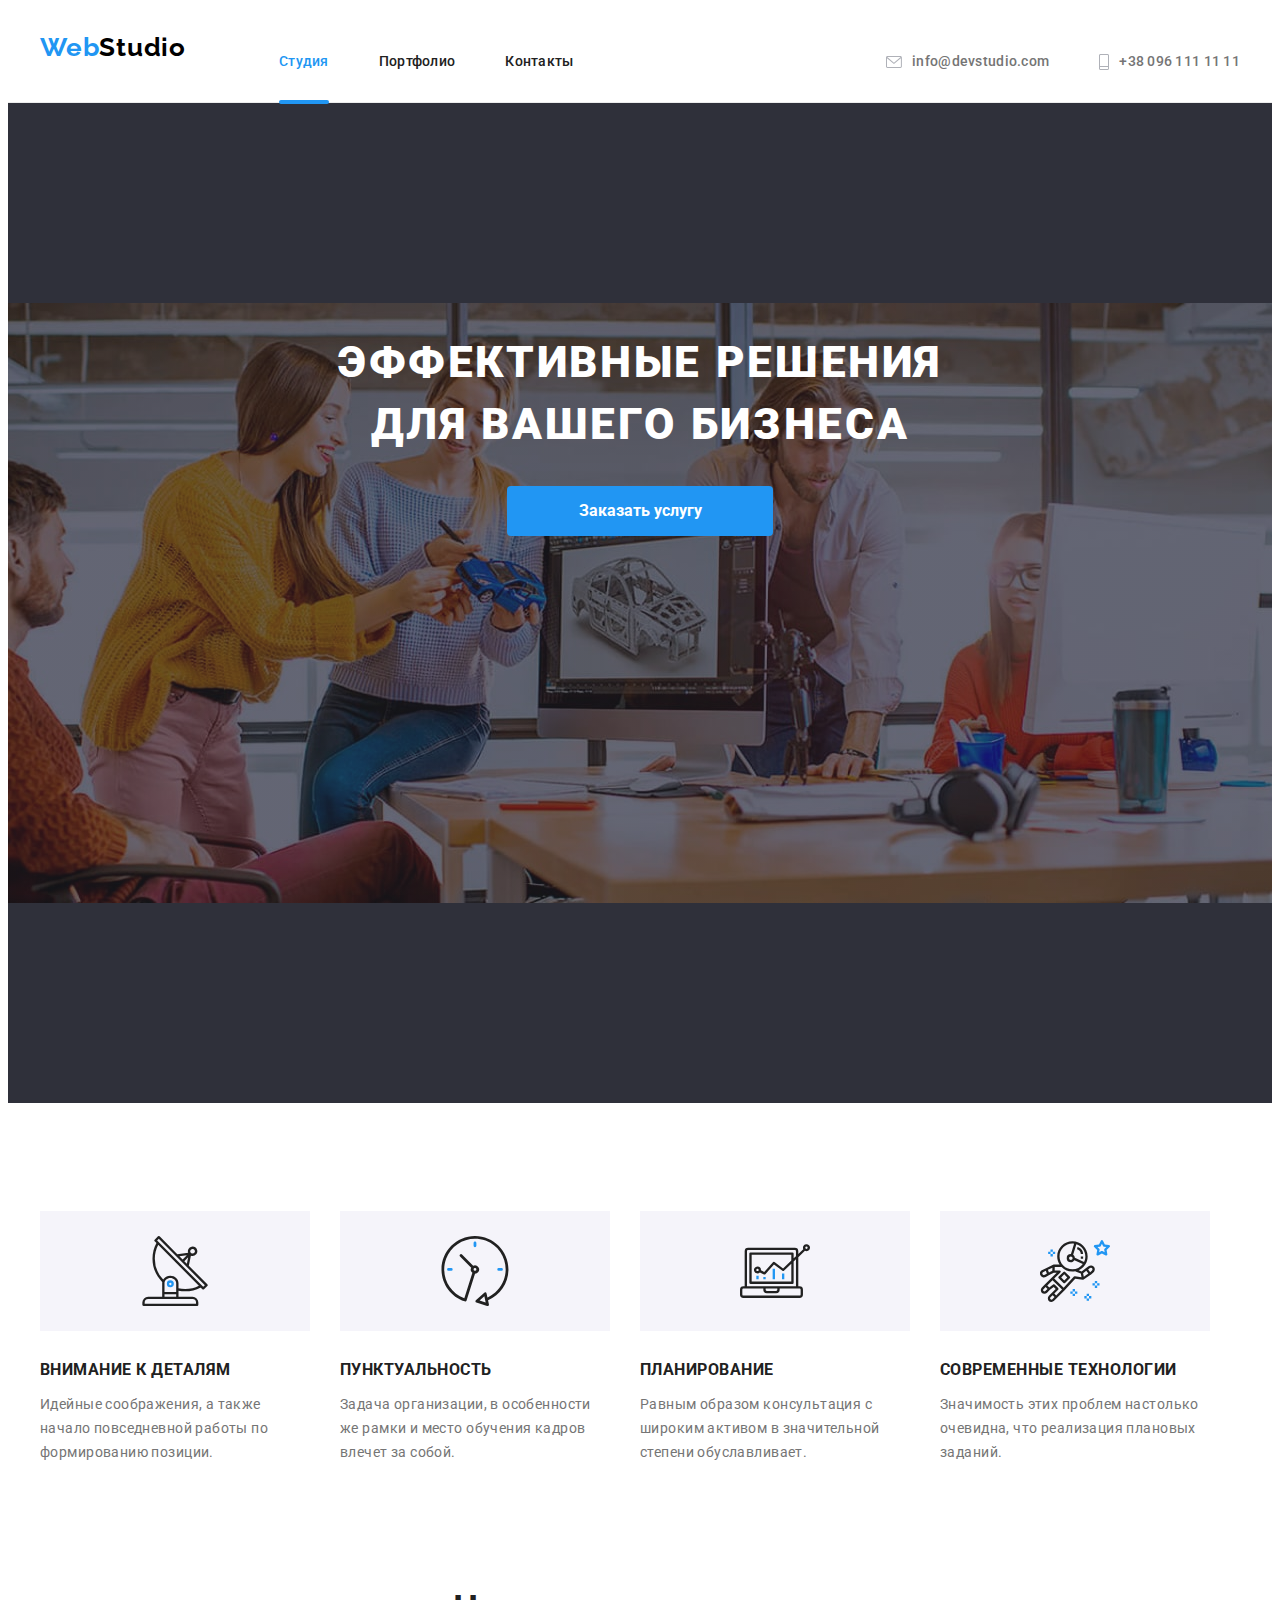
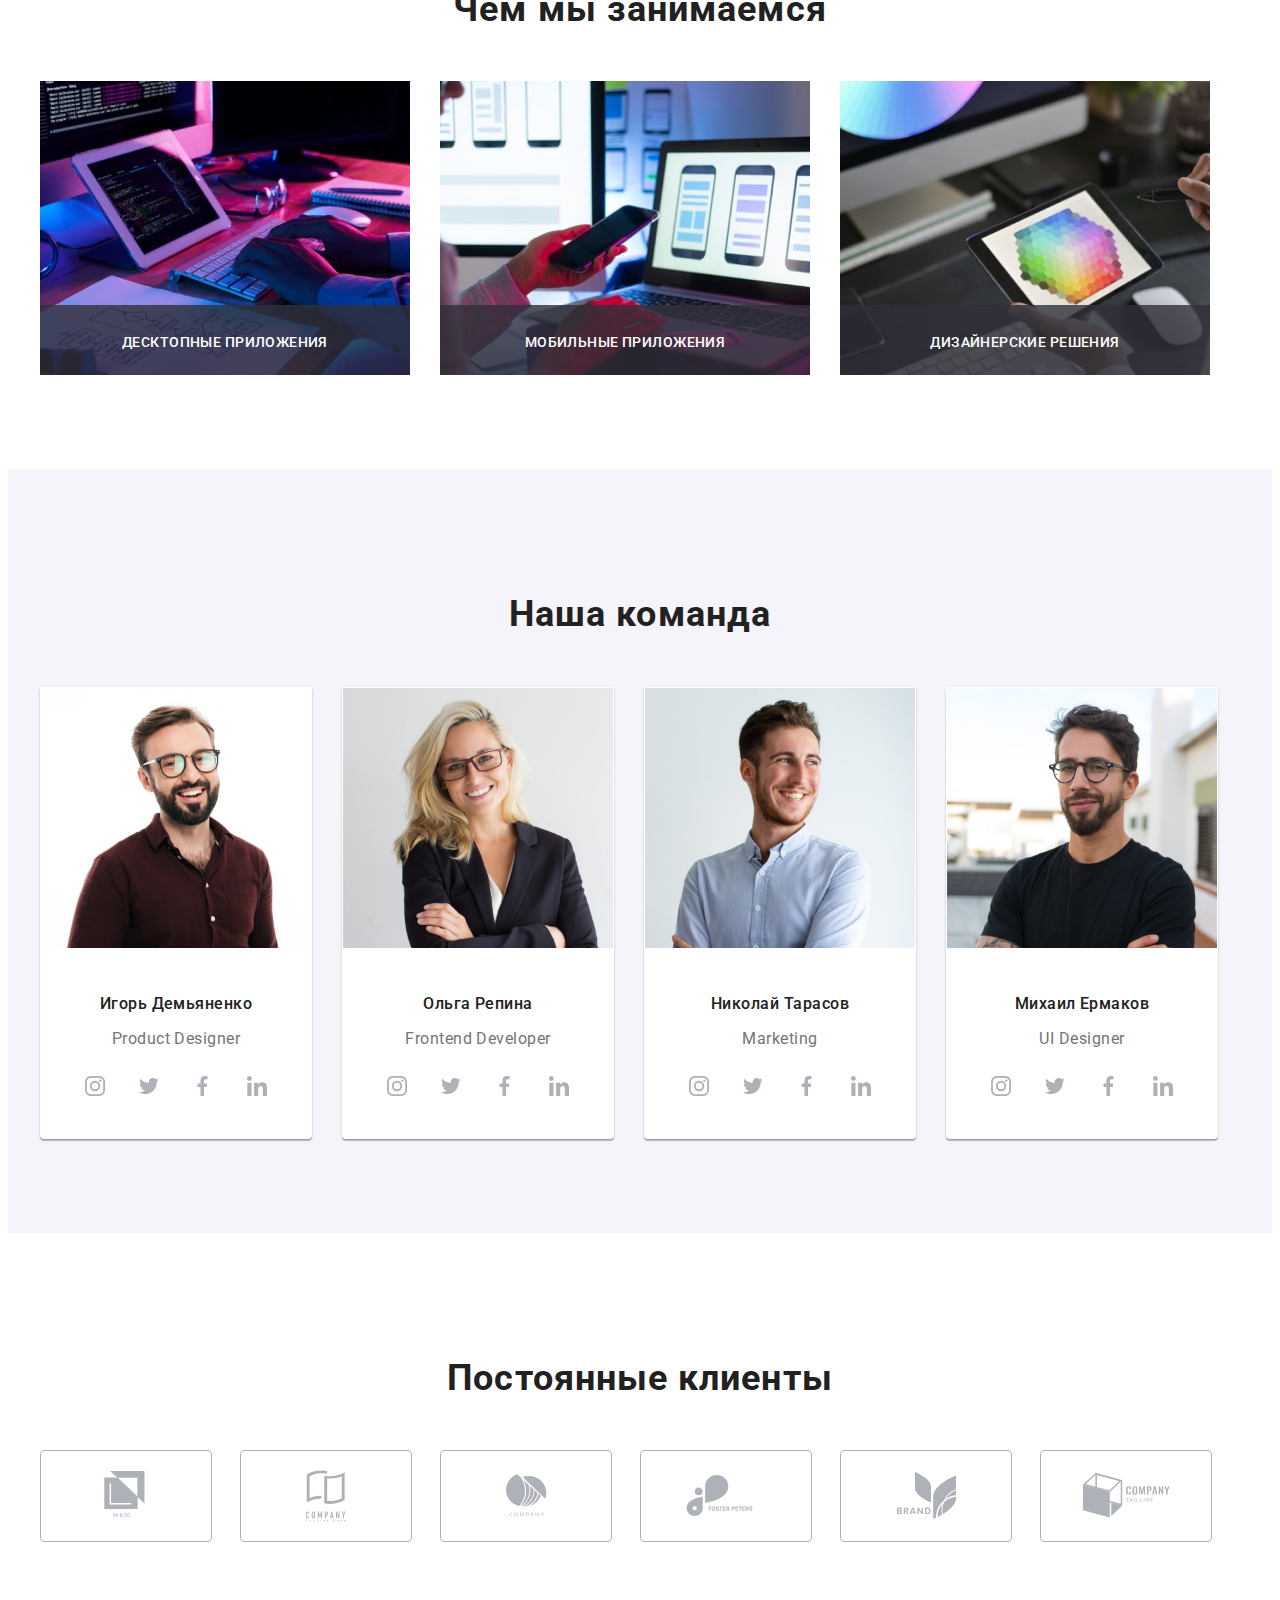
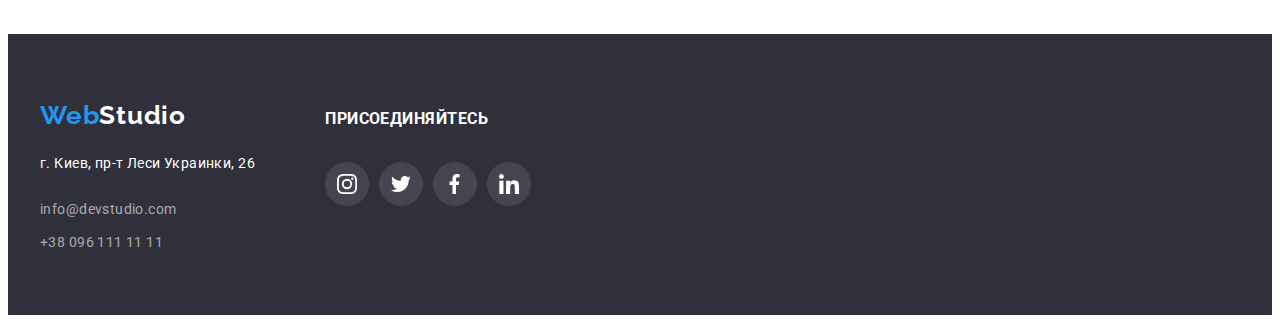
<file: index.html>
<!DOCTYPE html>
<html lang="ru">
<head>
    <link rel="stylesheet" href="https://cdnjs.cloudflare.com/ajax/libs/modern-normalize/1.0.0/modern-normalize.min.css"
        integrity="sha512-ISS7cAi1PEhQ8jnbJpJZMd29NlhNj4AWYyLOSp2CE/CsHxTCu+r+t0D2yoJudVrd0/8fTVPUVDzY5Tvli75u/g=="
        crossorigin="anonymous" />
    <meta charset="UTF-8">
    <meta name="viewport" content="width=device-width, initial-scale=1.0">
    <link rel="preconnect" href="https://fonts.gstatic.com">
    <title>WesStudio</title>
    <link href="https://fonts.googleapis.com/css2?family=Raleway:wght@700&family=Roboto:wght@400;500;700;900&display=swap" rel="stylesheet">
    <link rel="stylesheet" href="./css/styles.css">       
</head>
<body>
    <!--Шапка сайта-->
    <header class="header">
     <div class="container">
            <nav>
                <a href="#" class="logo"><span class="logo-web">Web</span>Studio</a>
            
                <ul class="site-nav list">
                    <li><a href="#" class="current">Студия</a></li>
                    <li><a href="./portfolio.html">Портфолио</a></li>
                    <li><a href="#">Контакты</a></li>
                </ul>
            </nav>
            
            <ul class="contacts list">
                <li>
                    <a href="mailto:info@devstudio.com">info@devstudio.com 
                        <svg class="icon" width="16" height="12">
                            <use href="./images/sprite.svg#icon-envelope"></use>
                        </svg>
                    </a>
                </li>
                <li>
                    <a href="tel:+380961111111">+38 096 111 11 11 
                        <svg  class="icon" width="10" height="16">
                            <use href="./images/sprite.svg#icon-phone"></use>
                        </svg>
                    </a>
                </li>
            </ul>
     </div>
    </header>
<main>
       <!--Герой-->
       <section class="hero">
           <div class="container">
           <h1 class="hero-title">Эффективные решения для вашего бизнеса</h1>
           <a href="#" class="button" data-modal-open>Заказать услугу</a>
           </div>
       </section>

   <!--Особенности-->
   <section class="features">
       <div class="container">
       <!-- <h2 class="section-title">Особенности</h2> -->

       <ul class="features-list list">
           <li>
               <div class="icon">
                   <svg width="70" height="70">
                   <use href="./images/sprite.svg#icon-antenna"></use>
                </svg>
                </div>
               <h3 class="title">Внимание к деталям</h3>
               <p>Идейные соображения, а также начало повседневной работы по формированию позиции.</p>
           </li>

           <li>
            <div class="icon">
                <svg width="70" height="70">
                    <use href="./images/sprite.svg#icon-clock"></use>
                </svg>
            </div>
               <h3 class="title">Пунктуальность</h3>
               <p>Задача организации, в особенности же рамки и место обучения кадров влечет за собой.</p>
           </li>

           <li>
            <div class="icon">
                <svg width="70" height="70">
                    <use href="./images/sprite.svg#icon-diagram"></use>
                </svg>
            </div>
               <h3 class="title">Планирование</h3>
               <p>Равным образом консультация с широким активом в значительной степени обуславливает.</p>
           </li>

           <li>
            <div class="icon">
                <svg width="70" height="70">
                    <use href="./images/sprite.svg#icon-astronaut"></use>
                </svg>
            </div>
               <h3 class="title">Современные технологии</h3>
               <p>Значимость этих проблем настолько очевидна, что реализация плановых заданий.</p>
           </li>
       </ul>
       </div>
   </section>

   <!--Чем занимаемся-->
   <section class="our-work">
        <div class="container">
            <h2 class="section-title">Чем мы занимаемся</h2>
            
            <ul class="list">
                <li>
                    <div class="our-work-card">
                        <img src="./images/box1.jpg" alt="Верстка" width="370">
                        <p>Десктопные приложения</p>
                    </div>
                </li>
                
                <li>
                    <div class="our-work-card">
                        <img src="./images/box2.jpg" alt="Тестирование" width="370">
                        <p>Мобильные приложения</p>
                    </div>
                </li>

                
                <li>
                    <div class="our-work-card">
                        <img src="./images/box3.jpg" alt="Дизайн" width="370">
                        <p>Дизайнерские решения</p>
                    </div>
                </li>
            </ul>


        </div>
   </section>

   <!--Команда-->
   <section class="our-team">
       <div class="container">
           <h2 class="section-title">Наша команда</h2>
           <ul class="list">

               <li class="cards">
                   <img src="./images/Демьяненко.jpg" alt="Игорь Демьяненко" width="270">
                   <div class="cards-title">
                    <h3 class="names">Игорь Демьяненко</h3>
                    <p class="professions">Product Designer</p>
                    <ul class="icons-networks list">
                        <li class="networks-list">
                            <a href="#" class="networks-link" aria-label="инстаграм">
                                <svg width="20" height="20">
                                    <use href="./images/sprite.svg#icon-instagram"></use>
                                </svg>
                            </a>
                        </li>

                        <li class="networks-list"> 
                            <a href="#" class="networks-link" aria-label="твиттер">
                                <svg width="20" height="20">
                                    <use href="./images/sprite.svg#icon-twitter"></use>
                                </svg>
                            </a>
                        </li>

                        <li class="networks-list">
                            <a href="#" class="networks-link" aria-label="фэйсбук">
                            <svg width="20" height="20">
                                <use href="./images/sprite.svg#icon-facebook"></use>
                            </svg>
                            </a> 
                        </li>

                        <li class="networks-list"> <a href="#" class="networks-link" aria-label="линкедин">
                            <svg width="20" height="20">
                                <use href="./images/sprite.svg#icon-linkedin"></use>
                            </svg>
                            </a>
                        </li>
                    </ul>
                </div>
            </li>

            <li class="cards">
                <img src="./images/Репина.jpg" alt="Ольга Репина" width="270">
                <div class="cards-title">
                    <h3 class="names">Ольга Репина</h3>
                    <p class="professions">Frontend Developer</p>
                    <ul class="icons-networks list">
                        <li class="networks-list">
                            <a href="#" class="networks-link" aria-label="инстаграм">
                                <svg width="20" height="20">
                                    <use href="./images/sprite.svg#icon-instagram"></use>
                                </svg>
                            </a>
                        </li>

                        <li class="networks-list">
                            <a href="#" class="networks-link" aria-label="твиттер">
                                <svg width="20" height="20">
                                    <use href="./images/sprite.svg#icon-twitter"></use>
                                </svg>
                            </a>
                        </li>

                        <li class="networks-list"> <a href="#" class="networks-link" aria-label="фэйсбук">
                                <svg width="20" height="20">
                                    <use href="./images/sprite.svg#icon-facebook"></use>
                                </svg>
                            </a>
                        </li>

                        <li class="networks-list"> <a href="#" class="networks-link" aria-label="линкедин">
                                <svg width="20" height="20">
                                    <use href="./images/sprite.svg#icon-linkedin"></use>
                                </svg>
                            </a>
                        </li>
                    </ul>
                    
                </div>
            </li>

            <li class="cards">
                <img src="./images/Тарасов.jpg" alt="Николай Тарасов" width="270">
                <div class="cards-title">
                    <h3 class="names">Николай Тарасов</h3>
                    <p class="professions">Marketing</p>
                    <ul class="icons-networks list">
                        <li class="networks-list"> <a href="#" class="networks-link" aria-label="инстаграм">
                                <svg width="20" height="20">
                                    <use href="./images/sprite.svg#icon-instagram"></use>
                                </svg>
                            </a>
                        </li>

                        <li class="networks-list">
                            <a href="#" class="networks-link" aria-label="твиттер">
                                <svg width="20" height="20">
                                    <use href="./images/sprite.svg#icon-twitter"></use>
                                </svg>
                            </a>
                        </li>

                        <li class="networks-list"> <a href="#" class="networks-link" aria-label="фэйсбук">
                                <svg width="20" height="20"
                                ><use href="./images/sprite.svg#icon-facebook"></use>
                            </svg>
                            </a>
                        </li>

                        <li class="networks-list"> <a href="#" class="networks-link" aria-label="линкедин">
                                <svg width="20" height="20">
                                    <use href="./images/sprite.svg#icon-linkedin"></use>
                                </svg>
                            </a>
                        </li>
                    </ul>
                </div>
            </li>

            <li class="cards">
                <img src="./images/Ермаков.jpg" alt="Михаил Ермаков" width="270">
                <div class="cards-title">
                    <h3 class="names">Михаил Ермаков</h3>
                    <p class="professions">UI Designer</p>
                    <ul class="icons-networks list">
                        <li class="networks-list"> <a href="#" class="networks-link" aria-label="инстаграм">
                                <svg width="20" height="20">
                                    <use href="./images/sprite.svg#icon-instagram"></use>
                                </svg>
                            </a>
                        </li>

                        <li class="networks-list">
                            <a href="#" class="networks-link" aria-label="твиттер">
                                <svg width="20" height="20">
                                    <use href="./images/sprite.svg#icon-twitter"></use>
                                </svg>
                            </a>
                        </li>

                        <li class="networks-list"> <a href="#" class="networks-link" aria-label="фэйсбук">
                                <svg width="20" height="20">
                                    <use href="./images/sprite.svg#icon-facebook"></use>
                                </svg>
                            </a>
                        </li>

                        <li class="networks-list"> <a href="#" class="networks-link" aria-label="линкедин">
                                <svg width="20" height="20">
                                    <use href="./images/sprite.svg#icon-linkedin"></use>
                                </svg>
                            </a>
                        </li>
                    </ul>
                </div>
            </li>
        </ul>
    </div>
   </section>

   <!-- Наши клиенты -->

   <section class="our-clients">
       <div class="container">
           <h2 class="section-title">Постоянные клиенты</h2>
           <ul class="clients list">
               <li class="clients-list">
                   <a href="#" class="clients-link"> 
                       <svg width="45" height="49">
                           <use href="./images/sprite.svg#icon-Client1"></use>
                        </svg>
                    </a>
                </li>

               <li class="clients-list">
                   <a href="#" class="clients-link"> 
                       <svg width="40" height="52">
                           <use href="./images/sprite.svg#icon-Client2"></use>
                        </svg>
                </a>
            </li>
               <li class="clients-list">
                   <a href="#" class="clients-link">
                       <svg width="41" height="43">
                           <use href="./images/sprite.svg#icon-Client3"></use>
                        </svg>
                    </a>
                </li>

               <li class="clients-list">
                   <a href="#" class="clients-link">
                       <svg width="80" height="42">
                           <use href="./images/sprite.svg#icon-Client4"></use>
                        </svg>
                    </a>
                </li>

               <li class="clients-list">
                   <a href="#" class="clients-link">
                       <svg width="59" height="47">
                           <use href="./images/sprite.svg#icon-Client5"></use>
                        </svg>
                    </a>
                </li>

               <li class="clients-list">
                   <a href="#" class="clients-link">
                       <svg width="89" height="45">
                           <use href="./images/sprite.svg#icon-Client6"></use>
                        </svg>
                    </a>
                </li>
           </ul>
       </div>
   </section>
</main>

<!--Футер-->
<footer class="footer">
    <div class="container">

        <div class="footer-left">
            <a href="#" class="logo"><span class="logo-web">Web</span><span class="logo-studio">Studio</span></a>
        
            <address>г. Киев, пр-т Леси Украинки, 26</address>
        
            <ul class="contacts list">
                <li><a href="mailto:info@devstudio.com">info@devstudio.com</a></li>
                <li><a href="tel:+380961111111">+38 096 111 11 11</a></li>
            </ul>
        </div>
        
        <div class="footer-right">
            <h3 class="title">Присоединяйтесь</h3>
            <ul class="icons-networks list">
                <li class="networks-list">
                    <a href="#" class="networks-link footer-link-bgc">
                        <svg width="20" height="20">
                            <use href="./images/sprite.svg#icon-instagram"></use>
                        </svg>
                    </a>
                </li>
        
                <li class="networks-list">
                    <a href="#" class="networks-link footer-link-bgc">
                        <svg width="20" height="20">
                            <use href="./images/sprite.svg#icon-twitter"></use>
                        </svg>
                    </a>
                </li>
        
                <li class="networks-list">
                    <a href="#" class="networks-link footer-link-bgc">
                        <svg width="20" height="20">
                            <use href="./images/sprite.svg#icon-facebook"></use>
                        </svg>
                    </a>
                </li>
        
                <li class="networks-list">
                    <a href="#" class="networks-link footer-link-bgc">
                        <svg width="20" height="20">
                            <use href="./images/sprite.svg#icon-linkedin"></use>
                        </svg>
                    </a>
                </li>
            </ul>
        
        </div>

    </div>
</footer>

<div class="backdrop is-hidden" data-modal>
    <div class="modal" data-modal-close><svg width="30" height="30"><use href="./images/sprite.svg#icon-close"></use></svg></div>
</div>

<script src="./js/modal.js"></script>
</body>
</html>
</file>
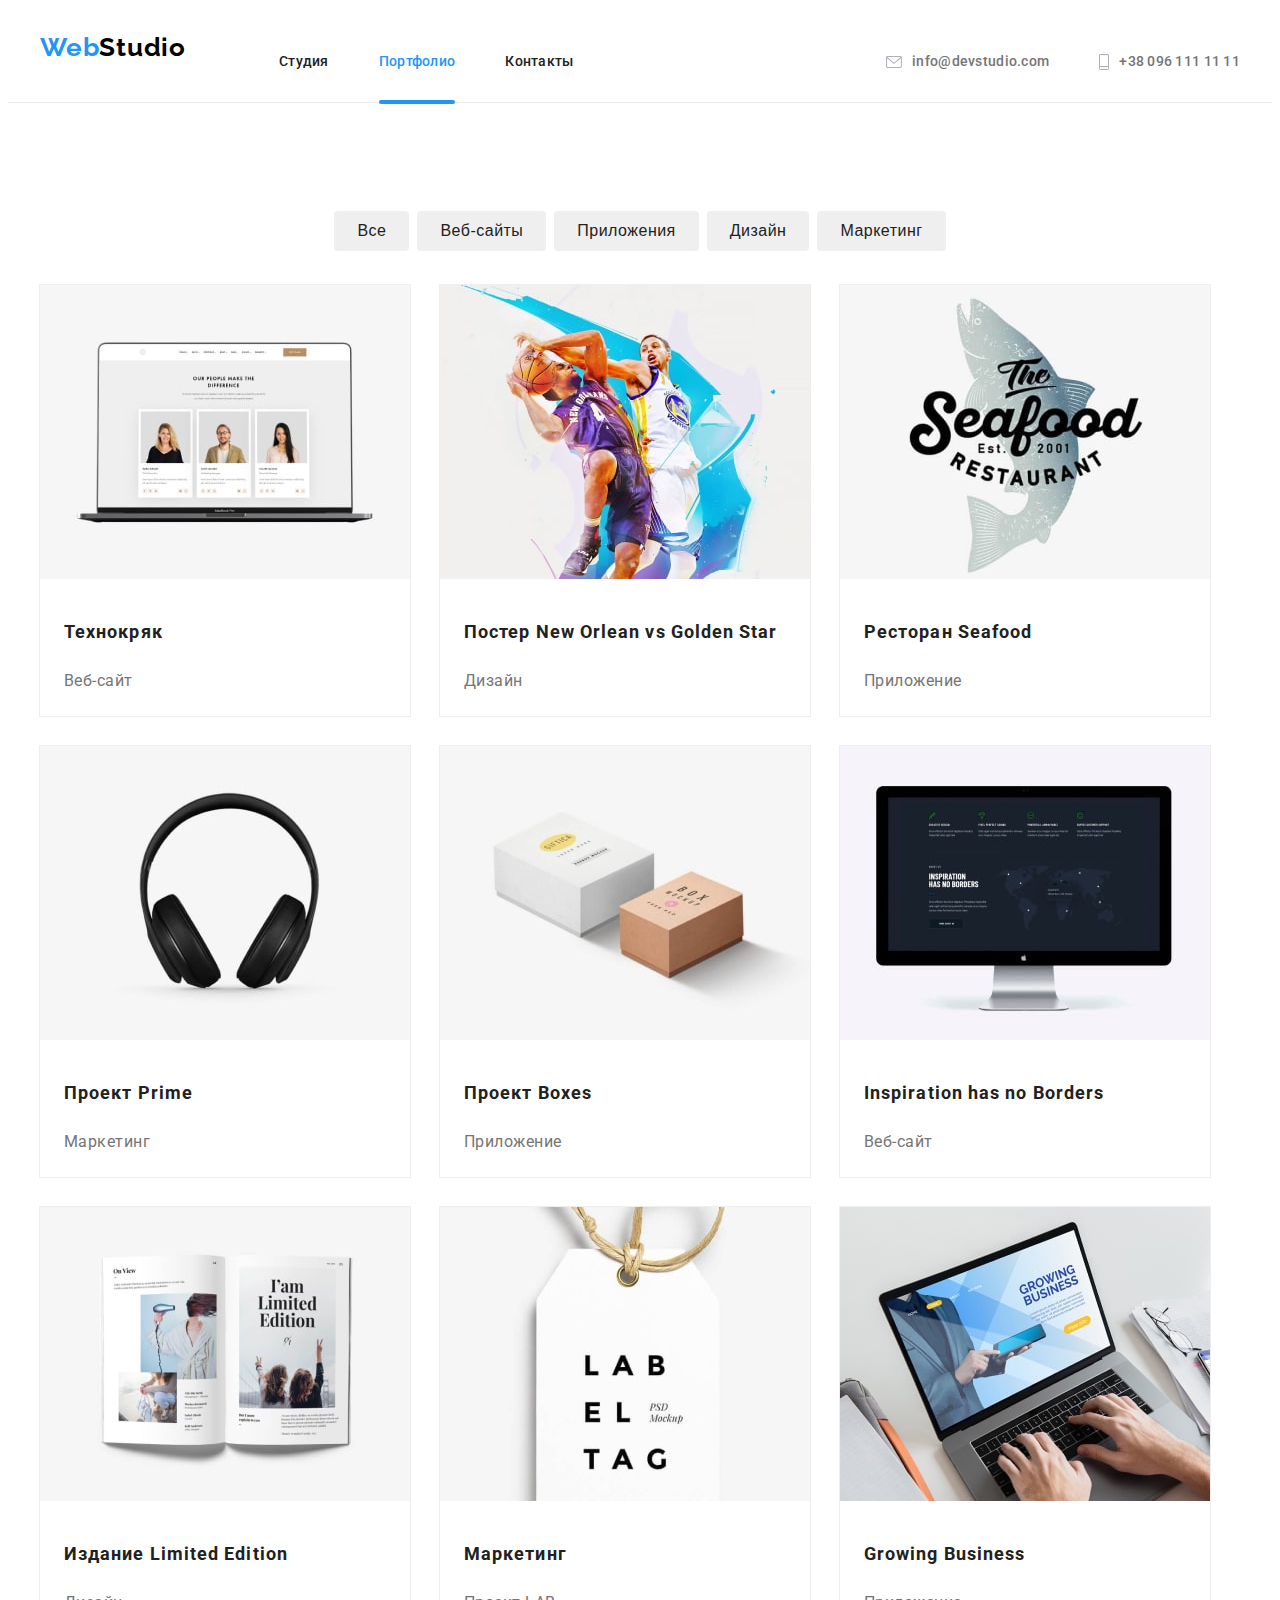
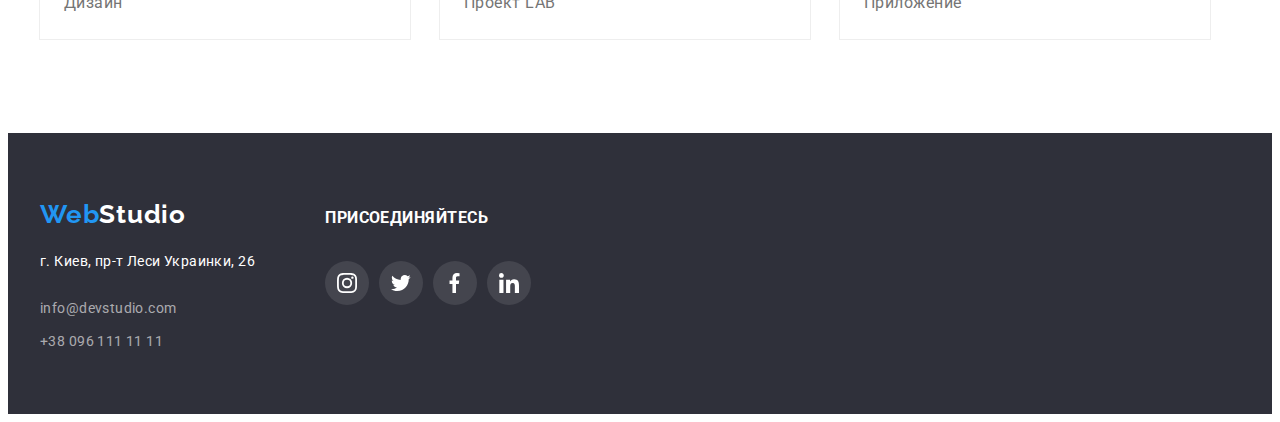
<file: portfolio.html>
<!DOCTYPE html>
<html lang="ru">

<head>
    <link rel="stylesheet" href="https://cdnjs.cloudflare.com/ajax/libs/modern-normalize/1.0.0/modern-normalize.css"
    integrity="sha512-Zx6MlUMKSVJoQ+83OwhdILe8cSEsCzfqThJd7J/VA2UrK6Ctj85p+xzqfyuNXE5B1k25uUdmJ2OzItbBy9GHAQ=="
    crossorigin="anonymous" />
    <meta charset="UTF-8">
    <meta name="viewport" content="width=device-width, initial-scale=1.0">
    <link rel="preconnect" href="https://fonts.gstatic.com">

    <title>Portfolio</title>
    <link href="https://fonts.googleapis.com/css2?family=Raleway:wght@700&family=Roboto:wght@400;500;700;900&display=swap" rel="stylesheet">
    <link rel="stylesheet" href="./css/styles.css">
</head>

<body>
    <!--Шапка сайта-->
    <header class="header">
        <div class="container">
            <nav>
                <a href="#" class="logo"><span class="logo-web">Web</span>Studio</a>
                
                <ul class="site-nav list">
                    <li><a href="./index.html">Студия</a></li>
                    <li><a href="./portfolio.html" class="current">Портфолио</a></li>
                    <li><a href="">Контакты</a></li>
                </ul>
            </nav>
            
            <ul class="contacts list">
                <li>
                    <a href="mailto:info@devstudio.com">info@devstudio.com
                        <svg class="icon" width="16" height="12">
                            <use href="./images/sprite.svg#icon-envelope"></use>
                        </svg>
                    </a>
                </li>
                
                <li>
                    <a href="tel:+380961111111">+38 096 111 11 11
                        <svg class="icon" width="10" height="16">
                            <use href="./images/sprite.svg#icon-phone"></use>
                        </svg>
                    </a>
                </li>
            </ul>
        </div>
    </header>

    <main>
        <section class="portfolio-section">
            <div class="container">
                <ul class="horizontal-buttons list">
                    <li><button type="button">Все</button></li>
                    <li><button type="button">Веб-сайты</button></li>
                    <li><button type="button">Приложения</button></li>
                    <li><button type="button">Дизайн</button></li>
                    <li><button type="button">Маркетинг</button></li>
                </ul>
                
                <!-- Портфолио-->
                <!-- <h1>Портфолио</h1> -->
                
                <ul class="cards list">
                    <li>
                        <a href="#" class="portfolio-cards-link">
                            <div class="portfolio-overlay">
                                <img src="./images/Технокряк.jpg" alt="Веб-сайт Технокряк" width="370" height="294">
                                <p class="text">Технокряк это современная площадка распространения коронавируса. Компании используют эту платформу для
                                    цифрового
                                    шпионажа и атак на защищённые сервера конкурентов.</p>
                            </div>
                            <div class="gallery">
                                <h2>Технокряк</h2>
                                <p>Веб-сайт</p>
                            </div>
                        </a>
                    </li>
                
                    <li>
                        <a href="#" class="portfolio-cards-link">
                            <div class="portfolio-overlay">
                                <img src="./images/Постер.jpg" alt="Постер New Orlean vs Golden Star" width="370" height="294">
                                <p class="text">Технокряк это современная площадка распространения коронавируса. Компании используют эту платформу для
                                    цифрового
                                    шпионажа и атак на защищённые сервера конкурентов.</p>
                            </div>
                            <div class="gallery">
                                <h2>Постер New Orlean vs Golden Star</h2>
                                <p>Дизайн</p>
                            </div>
                        </a>
                    </li>
                
                    <li>
                        <a href="#" class="portfolio-cards-link">
                           <div class="portfolio-overlay">
                                <img src="./images/Ресторан.jpg" alt="Ресторан Seafood" width="370" height="294">
                                <p class="text">Технокряк это современная площадка распространения коронавируса. Компании используют эту платформу для
                                    цифрового
                                    шпионажа и атак на защищённые сервера конкурентов.</p>
                           </div>
                            <div class="gallery">
                                <h2>Ресторан Seafood</h2>
                                <p>Приложение</p>
                            </div>
                        </a>
                    </li>
                
                    <li>
                        <a href="#" class="portfolio-cards-link">
                            <div class="portfolio-overlay">
                                <img src="./images/Prime.jpg" alt="Проект Prime" width="370" height="294">
                                <p class="text">Технокряк это современная площадка распространения коронавируса. Компании используют эту платформу для
                                    цифрового
                                    шпионажа и атак на защищённые сервера конкурентов.</p>
                            </div>
                            <div class="gallery">
                                <h2>Проект Prime</h2>
                                <p>Маркетинг</p>
                            </div>
                        </a>
                    </li>
                
                    <li>
                        <a href="#" class="portfolio-cards-link">
                           <div class="portfolio-overlay">
                                <img src="./images/Boxes.jpg" alt="Проект Boxes" width="370" height="294">
                                <p class="text">Технокряк это современная площадка распространения коронавируса. Компании используют эту платформу для
                                    цифрового
                                    шпионажа и атак на защищённые сервера конкурентов.</p>
                           </div>
                            <div class="gallery">
                                <h2>Проект Boxes</h2>
                                <p>Приложение</p>
                            </div>
                        </a>
                    </li>
                
                    <li>
                        <a href="#" class="portfolio-cards-link">
                           <div class="portfolio-overlay">
                                <img src="./images/Inspiration_has_no_Borders.jpg" alt="Inspiration has no Borders" width="370" height="294">
                                <p class="text">Технокряк это современная площадка распространения коронавируса. Компании используют эту платформу для
                                    цифрового
                                    шпионажа и атак на защищённые сервера конкурентов.</p>
                           </div>
                                <div class="gallery">
                                    <h2>Inspiration has no Borders</h2>
                                    <p>Веб-сайт</p>
                                </div>
                        </a>
                    </li>
                
                    <li>
                        <a href="#" class="portfolio-cards-link">
                            <div class="portfolio-overlay">
                                <img src="./images/Издание.jpg" alt="Издание Limited Edition" width="370" height="294">
                                <p class="text">Технокряк это современная площадка распространения коронавируса. Компании используют эту платформу для
                                    цифрового
                                    шпионажа и атак на защищённые сервера конкурентов.</p>
                            </div>
                            <div class="gallery">
                                <h2>Издание Limited Edition</h2>
                                <p>Дизайн</p>
                            </div>
                        </a>
                    </li>
                
                    <li>
                        <a href="#" class="portfolio-cards-link">
                            <div class="portfolio-overlay">
                                <img src="./images/Lab.jpg" alt="Проект LAB" width="370" height="294">
                                <p class="text">Технокряк это современная площадка распространения коронавируса. Компании используют эту платформу для
                                    цифрового
                                    шпионажа и атак на защищённые сервера конкурентов.</p>
                            </div>
                            <div class="gallery">
                                <h2>Маркетинг</h2>
                                <p>Проект LAB</p>
                            </div>
                        </a>
                    </li>
                
                    <li>
                        <a href="#" class="portfolio-cards-link">
                            <div class="portfolio-overlay">
                                <img src="./images/Growing_Business.jpg" alt="Growing Business" width="370" height="294">
                                <p class="text">Технокряк это современная площадка распространения коронавируса. Компании используют эту платформу для
                                    цифрового
                                    шпионажа и атак на защищённые сервера конкурентов.</p>
                            </div>
                            <div class="gallery">
                                <h2>Growing Business</h2>
                                <p>Приложение</p>
                            </div>
                        </a>
                    </li>
                </ul>

            </div>
        </section>
    </main>

<!--Футер-->
<footer class="footer">
    <div class="container">

        <div class="footer-left">
            <a href="#" class="logo"><span class="logo-web">Web</span><span class="logo-studio">Studio</span></a>

            <address>г. Киев, пр-т Леси Украинки, 26</address>

            <ul class="contacts list">
                <li><a href="mailto:info@devstudio.com">info@devstudio.com</a></li>
                <li><a href="tel:+380961111111">+38 096 111 11 11</a></li>
            </ul>
        </div>

        <div class="footer-right">
            <h3 class="title">Присоединяйтесь</h3>
            <ul class="icons-networks list">
                <li class="networks-list">
                    <a href="#" class="networks-link footer-link-bgc">
                        <svg width="20" height="20">
                            <use href="./images/sprite.svg#icon-instagram"></use>
                        </svg>
                    </a>
                </li>

                <li class="networks-list">
                    <a href="#" class="networks-link footer-link-bgc">
                        <svg width="20" height="20">
                            <use href="./images/sprite.svg#icon-twitter"></use>
                        </svg>
                    </a>
                </li>

                <li class="networks-list">
                    <a href="#" class="networks-link footer-link-bgc">
                        <svg width="20" height="20">
                            <use href="./images/sprite.svg#icon-facebook"></use>
                        </svg>
                    </a>
                </li>

                <li class="networks-list">
                    <a href="#" class="networks-link footer-link-bgc">
                        <svg width="20" height="20">
                            <use href="./images/sprite.svg#icon-linkedin"></use>
                        </svg>
                    </a>
                </li>
            </ul>

        </div>

    </div>
</footer>
</body>

</html>
</file>
<file: css/styles.css>
:root {
  --primary-text-color: #757575;
  --secondary-text-color: #ffffff;
  --title-color: #212121;
  --accent-color: #2196f3;
  --background-color: #2f303a;
  --fill-icons: #afb1b8;

  --display-flex: flex;
  --display-block: block;

  --align-items-center: center;
  --justify-content-center: center;

  --position-absolute: absolute;
  --position-relative: relative;
  --position-0: 0;

  --duration: 250ms;
  --timing-function: cubic-bezier(0.4, 0, 0.2, 1);

  --font-weight-400: 400;
  --font-weight-500: 500;
  --font-weight-700: 700;
  --font-size-14: 14px;
  --font-size-16: 16px;
  --line-height-1-1: 1.1;
  --line-height-1-2: 1.2;
  --letter-spacing-03em: 0.03em;
  --text-uppercase: uppercase;
  --text-align-center: center;

  --width-height-100: 100%;

  --margin-0: 0px;
  --margin-30px: 30px;
  --margin-auto: auto;

  --padding-94px: 94px;
}

body {
  background-color: var(--secondary-text-color);
  color: var(--primary-text-color);
  font-size: var(--font-size-14);
  font-family: 'Roboto', sans-serif;
  font-weight: var(--font-weight-400);
  font-style: normal;
}

/* основной цвет текста #757575 */
/* вторичный цвет текста  #212121 */
/* акцент #2196F3 */
/* белый #ffffff */
/* вторичный цвет фона #2F303A #E5E5E5 #F5F4FA*/

/* утилиты */

.list {
  margin-bottom: var(--margin-0px);
  margin-bottom: var(--margin-0px);
  padding-left: 0;
  list-style: none;
}

a {
  text-decoration: none;
  display: var(--display-block);
}

img {
  display: var(--display-block);
  max-width: 100%;
  height: auto;
}

/* стилизация header */

.header {
  border-bottom: 1px solid rgba(236, 236, 236, 1);
}

.container {
  width: 1200px;
  margin-right: var(--margin-auto);
  margin-left: var(--margin-auto);
  padding-right: 15px;
  padding-left: 15px;
}

.header .container {
  display: var(--display-flex);
  align-items: var(--align-items-center);
}

.header .container nav {
  display: var(--display-flex);
}

.header .contacts {
  display: var(--display-flex);
  margin-left: var(--margin-auto);
}

.header .contacts li + li {
  margin-left: 50px;
}

.header .contacts a {
  display: var(--display-flex);
  flex-direction: row-reverse;
  align-items: var(--align-items-center);

  fill: var(--fill-icons);
  color: var(--primary-text-color);
}

.header .icon {
  margin-right: 10px;
}

.header .contacts a:hover,
.header .contacts a:focus {
  color: var(--accent-color);
  fill: var(--accent-color);
}

.header .contacts a {
  transition-property: color, fill;
  transition-duration: var(--duration);
  transition-timing-function: var(--timing-function);

  padding-top: 32px;
  padding-bottom: 32px;

  font-weight: var(--font-weight-500);
  line-height: var(--line-height-1-1);
  letter-spacing: 0.02em;
}

.header .logo {
  padding-top: 24px;
  padding-bottom: 25px;
  margin-right: 93px;

  font-family: 'Raleway', sans-serif;
  font-weight: var(--font-weight-700);
  font-size: 26px;
  line-height: var(--line-height-1-2);
  letter-spacing: var(--letter-spacing-03em);
  color: #000000;
}

.logo-web {
  color: var(--accent-color);
}

.site-nav {
  display: var(--display-flex);
}

.site-nav li + li {
  margin-left: 50px;
}

.site-nav a {
  display: var(--display-flex);
  flex-direction: column;
  transition-property: color;
  transition-duration: var(--duration);
  transition-timing-function: var(--timing-function);

  padding-bottom: 32px;
  padding-top: 32px;

  font-weight: var(--font-weight-500);
  line-height: var(--line-height-1-1);
  letter-spacing: 0.02em;
  color: var(--title-color);
}

.site-nav a:hover,
.site-nav a:focus {
  color: var(--accent-color);
}

.header .current {
  position: var(--position-relative);
  color: var(--accent-color);
}

.current::after {
  position: var(--position-absolute);
  left: var(--position-0);
  bottom: var(--position-0);
  content: '';
  border-radius: 2px;
  width: var(--width-height-100);
  height: 4px;
  margin-bottom: -2px;

  transition-property: scaleY;
  transition-duration: var(--duration);
  transition-timing-function: var(--timing-function);
  transform-origin: bottom;

  background-color: var(--accent-color);
}

.current:hover::after {
  transform: scaleY(2);
}

/* стилизация заголовков */

.features-list .title {
  margin-bottom: var(--margin-0px);
  margin-bottom: 10px;

  font-weight: var(--font-weight-700);
  line-height: var(--line-height-1-1);
  letter-spacing: var(--letter-spacing-03em);
  text-transform: var(--text-uppercase);
  color: var(--title-color);
}

.section-title {
  margin-bottom: var(--margin-0px);
  margin-bottom: 50px;

  font-weight: var(--font-weight-700);
  font-size: 36px;
  line-height: var(--line-height-1-2);
  letter-spacing: var(--letter-spacing-03em);
  text-align: var(--text-align-center);
  color: var(--title-color);
}

/* стилизация героя */

.hero {
  max-width: 1600px;
  min-height: 600px;
  margin-left: var(--margin-auto);
  margin-right: var(--margin-auto);
  padding-top: 200px;
  padding-bottom: 200px;

  background-color: var(--background-color);
  background-image: linear-gradient(
      to right,
      rgba(47, 48, 58, 0.4),
      rgba(47, 48, 58, 0.4)
    ),
    url(../images/команда.jpg);
  background-repeat: no-repeat;
  background-position: center;
}

.container {
  width: 1200px;
  padding-right: 15px;
  padding-left: 15px;
  margin-right: var(--margin-auto);
  margin-left: var(--margin-auto);
}

.hero .container {
  width: 696px;
  text-align: var(--text-align-center);
}

.hero-title {
  margin-bottom: var(--margin-0px);
  margin-bottom: var(--margin-30px);

  font-weight: 900;
  font-size: 44px;
  line-height: 1.4;
  letter-spacing: 0.06em;
  text-transform: var(--text-uppercase);
  color: var(--secondary-text-color);
}

.button {
  display: inline-block;
  min-width: 200px;

  padding-top: 10px;
  padding-bottom: 10px;
  padding-right: 32px;
  padding-left: 32px;
  border: 1px solid transparent;
  border-radius: 4px;

  font-weight: var(--font-weight-700);
  font-size: var(--font-size-16);
  line-height: 1.8;
  background-color: var(--accent-color);
  color: var(--secondary-text-color);
}

/* особенности */

.features {
  padding-top: var(--padding-94px);
  padding-bottom: var(--padding-94px);
}

.features .icon {
  display: var(--display-flex);

  margin-bottom: var(--margin-30px);
  width: 270px;
  height: 120px;
  justify-content: var(--justify-content-center);
  align-items: var(--align-items-center);
  background-color: #f5f4fa;
}

.features-list {
  display: var(--display-flex);
}

.features-list li {
  width: 270px;
}

.features-list li + li {
  margin-left: var(--margin-30px);
}

.features p {
  margin-bottom: var(--margin-0px);
  margin-bottom: var(--margin-0px);

  line-height: 1.7;
  letter-spacing: var(--letter-spacing-03em);
}

/* our work */

.our-work {
  padding-bottom: var(--padding-94px);
}

.our-work .list {
  display: var(--display-flex);
}

.our-work li + li {
  margin-left: var(--margin-30px);
}

.our-work-card {
  position: var(--position-relative);
}

.our-work-card::before {
  content: '';
  position: var(--position-absolute);
  left: var(--position-0);
  bottom: var(--position-0);

  content: '';
  width: var(--width-height-100);
  height: 70px;

  background-color: rgba(47, 48, 58, 0.8);
}

.our-work-card p {
  position: var(--position-absolute);
  left: var(--position-0);
  bottom: 25px;
  width: var(--width-height-100);

  margin-bottom: var(--margin-0px);
  margin-bottom: var(--margin-0px);

  font-weight: var(--font-weight-500);
  line-height: var(--line-height-1-2);
  letter-spacing: var(--letter-spacing-03em);
  text-align: var(--text-align-center);
  text-transform: var(--text-uppercase);
  color: var(--secondary-text-color);
}

/* our team */

.our-team {
  padding-top: var(--padding-94px);
  padding-bottom: var(--padding-94px);
  background-color: #f5f4fa;
}

.our-team .list {
  display: var(--display-flex);
  text-align: var(--text-align-center);
}

.our-team .cards + .cards {
  margin-left: var(--margin-30px);
}

.our-team .cards-title {
  padding-top: 30px;
  padding-bottom: 30px;
  padding-left: 32px;
  padding-right: 32px;
  background-color: var(--secondary-text-color);
}

.names {
  margin-bottom: var(--margin-0px);
  margin-bottom: 10px;

  font-weight: var(--font-weight-500);
  font-size: var(--font-size-16);
  line-height: var(--line-height-1-2);
  letter-spacing: var(--letter-spacing-03em);
  color: var(--title-color);
}

.professions {
  margin-bottom: var(--margin-0px);
  margin-bottom: 16px;

  font-size: var(--font-size-16);
  line-height: var(--line-height-1-2);
  letter-spacing: var(--letter-spacing-03em);
}

.icons-networks {
  display: var(--display-flex);
  justify-content: space-between;
  width: 206px;
}

.networks-list {
  width: 44px;
  height: 44px;
}

.networks-link {
  display: var(--display-flex);
  transition-property: fill, background-color;
  transition-duration: var(--duration);
  transition-timing-function: var(--timing-function);

  width: var(--width-height-100);
  height: var(--width-height-100);
  border-radius: 50%;
  align-items: var(--align-items-center);
  justify-content: var(--justify-content-center);
}

.networks-link:hover,
.networks-link:focus {
  background-color: var(--accent-color);
  fill: var(--secondary-text-color);
}

.networks-link {
  fill: var(--fill-icons);
}

.our-team .cards {
  box-shadow: 0px 1px 3px rgba(0, 0, 0, 0.12), 0px 1px 1px rgba(0, 0, 0, 0.14),
    0px 2px 1px rgba(0, 0, 0, 0.2);
  border: 1px solid rgba(255, 255, 255, 1);
  border-radius: 0px 0px 4px 4px;
}

/* постоянные клиенты */

.our-clients {
  padding-top: var(--padding-94px);
  padding-bottom: var(--padding-94px);
}

.clients {
  display: var(--display-flex);
  justify-content: space-between;
  width: 1170px;
}

.clients-list {
  width: 170px;
  height: 90px;
}

.clients-link {
  display: var(--display-flex);
  transition-property: fill, border;
  transition-duration: var(--duration);
  transition-timing-function: var(--timing-function);

  align-items: var(--align-items-center);
  justify-content: var(--justify-content-center);
  width: var(--width-height-100);
  height: var(--width-height-100);
  border: 1px solid var(--fill-icons);
  border-radius: 4px;

  fill: var(--fill-icons);
}

.clients-link:hover,
.clients-link:focus {
  fill: var(--accent-color);
  border-color: var(--accent-color);
}

/* портфолио */

.portfolio-section {
  margin-bottom: var(--margin-0px);
  margin-bottom: var(--margin-0px);
  padding-top: var(--padding-94px);
  padding-bottom: var(--padding-94px);
}

.horizontal-buttons {
  display: var(--display-flex);
  justify-content: var(--justify-content-center);
  margin-bottom: 34px;
}

.horizontal-buttons li + li {
  margin-left: 8px;
}

.horizontal-buttons li button {
  transition-property: color, background-color;
  transition-duration: var(--duration);
  transition-timing-function: var(--timing-function);

  padding-top: 6px;
  padding-bottom: 6px;
  padding-left: 22px;
  padding-right: 22px;
  border: 1px solid transparent;
  border-radius: 4px;
  cursor: pointer;

  font-weight: var(--font-weight-500);
  font-size: var(--font-size-16);
  line-height: 1.6;
  letter-spacing: var(--letter-spacing-03em);
  color: var(--title-color);
}

li button:hover,
li button:focus {
  color: var(--secondary-text-color);
  background-color: var(--accent-color);
  box-shadow: 0px 3px 1px rgba(0, 0, 0, 0.1), 0px 1px 2px rgba(0, 0, 0, 0.08),
    0px 2px 2px rgba(0, 0, 0, 0.12);
  border-radius: 4px;
}

.portfolio-section .cards {
  display: var(--display-flex);
  flex-wrap: wrap;
}

.portfolio-section .cards li {
  width: 370px;
  margin-right: 30px;
  margin-bottom: var(--margin-30px);
  outline: 1px solid #eeeeee;
}

.portfolio-section .cards li:nth-child(3n + 3) {
  margin-right: 0px;
}

.portfolio-section .cards li:nth-last-child(-n + 3) {
  margin-bottom: var(--margin-0px);
}

.portfolio-cards-link {
  transition-property: shadow-box;
  transition-duration: var(--duration);
  transition-timing-function: var(--timing-function);
}

.portfolio-cards-link:hover,
.portfolio-cards-link:focus {
  box-shadow: 0px 1px 1px rgba(0, 0, 0, 0.12), 0px 4px 4px rgba(0, 0, 0, 0.06),
    1px 4px 6px rgba(0, 0, 0, 0.16);
}

.portfolio-section .gallery {
  padding-top: 20px;
  padding-bottom: 20px;
  padding-left: 24px;
  padding-right: 24px;
}

.portfolio-overlay {
  position: var(--position-relative);
  overflow: hidden;
}

.cards .portfolio-cards-link:hover .text,
.cards .portfolio-cards-link:focus .text {
  transform: translateY(-100%);
}

.portfolio-section .cards .text {
  position: var(--position-absolute);
  top: 100%;
  left: var(--position-0);
  transform: translateY(0);
  transition-property: transform;
  transition-duration: var(--duration);
  transition-timing-function: var(--timing-function);
  width: var(--width-height-100);
  height: var(--width-height-100);
  padding-left: 24px;
  padding-right: 24px;
  padding-top: 63px;
  padding-bottom: 63px;

  font-weight: 400;
  font-size: 18px;
  line-height: 1.5;
  letter-spacing: var(--letter-spacing-03em);

  color: var(--secondary-text-color);
  background-color: var(--accent-color);
}

.portfolio-section .cards h2 {
  margin-bottom: var(--margin-0px);
  margin-bottom: 4px;

  font-weight: var(--font-weight-700);
  font-size: 18px;
  line-height: 2;
  letter-spacing: 0.06em;
  color: var(--title-color);
}

.portfolio-section .cards p {
  margin-bottom: var(--margin-0px);
  margin-bottom: var(--margin-0px);

  font-size: var(--font-size-16);
  line-height: 1.9;
  letter-spacing: var(--letter-spacing-03em);
  color: var(--primary-text-color);
}

/* футер */

.footer {
  padding-top: 60px;
  padding-bottom: 60px;
  margin-right: var(--margin-auto);
  margin-left: var(--margin-auto);

  background-color: var(--background-color);
}

.footer .container {
  display: var(--display-flex);
  align-items: baseline;
}

.footer-left {
  display: var(--display-flex);
  flex-direction: column;

  margin-right: 70px;
}

.footer-right {
  display: var(--display-flex);
  width: 206px;
  flex-direction: column;
}

.footer-right .title {
  margin-bottom: var(--margin-0px);
  margin-bottom: 20px;

  font-weight: var(--font-weight-700);
  line-height: var(--line-height-1-1);
  letter-spacing: var(--letter-spacing-03em);
  text-transform: var(--text-uppercase);
  color: var(--secondary-text-color);
}

.networks-link.footer-link-bgc {
  transition-property: background-color;
  transition-duration: var(--duration);
  transition-timing-function: var(--timing-function);

  fill: var(--secondary-text-color);
  background-color: rgba(255, 255, 255, 0.1);
}

.networks-link.footer-link-bgc:hover,
.networks-link.footer-link-bgc:focus {
  background-color: var(--accent-color);
}

.footer .logo {
  display: var(--display-block);
}

.footer .logo {
  margin-bottom: 20px;

  font-family: Raleway;
  font-style: normal;
  font-weight: var(--font-weight-700);
  font-size: 26px;
  line-height: var(--line-height-1-2);
  letter-spacing: var(--letter-spacing-03em);
}
.logo-studio {
  color: var(--secondary-text-color);
}

address {
  margin-bottom: 9px;

  font-style: normal;
  line-height: 1.7;
  letter-spacing: var(--letter-spacing-03em);
  color: var(--secondary-text-color);
}

.footer .contacts li + li {
  margin-top: 9px;
}

.footer .contacts a {
  transition-property: color;
  transition-duration: var(--duration);
  transition-timing-function: var(--timing-function);

  line-height: 1.7;
  letter-spacing: var(--letter-spacing-03em);
  color: rgba(255, 255, 255, 0.6);
}

.footer .contacts a:hover,
.footer .contacts a:focus {
  color: var(--accent-color);
}

.backdrop {
  position: fixed;
  left: var(--position-0);
  top: var(--position-0);
  width: var(--width-height-100);
  height: var(--width-height-100);

  transition-property: opacity;
  transition-duration: var(--duration);
  transition-timing-function: var(--timing-function);

  background-color: rgba(0, 0, 0, 0.2);
  opacity: 1;
}

.backdrop.is-hidden {
  visibility: hidden;
  opacity: 0;
  pointer-events: none;
}

.modal {
  position: var(--position-absolute);
  left: 50%;
  top: 50%;
  transform: translate(-50%, -50%);
  min-width: 528px;
  min-height: 581px;

  transition-property: opacity;
  transition-duration: var(--duration);
  transition-timing-function: var(--timing-function);

  opacity: 1;
  background-color: var(--secondary-text-color);
}

.backdrop.is-hidden .modal {
  transform: opacity 0;
}

.modal svg {
  position: var(--position-absolute);
  top: 8px;
  right: 8px;
  fill: none;
  stroke: rgba(0, 0, 0, 0.1);
  stroke-linejoin: miter;
  stroke-linecap: butt;
  stroke-miterlimit: 4;
  stroke-width: 1;
}
</file>
